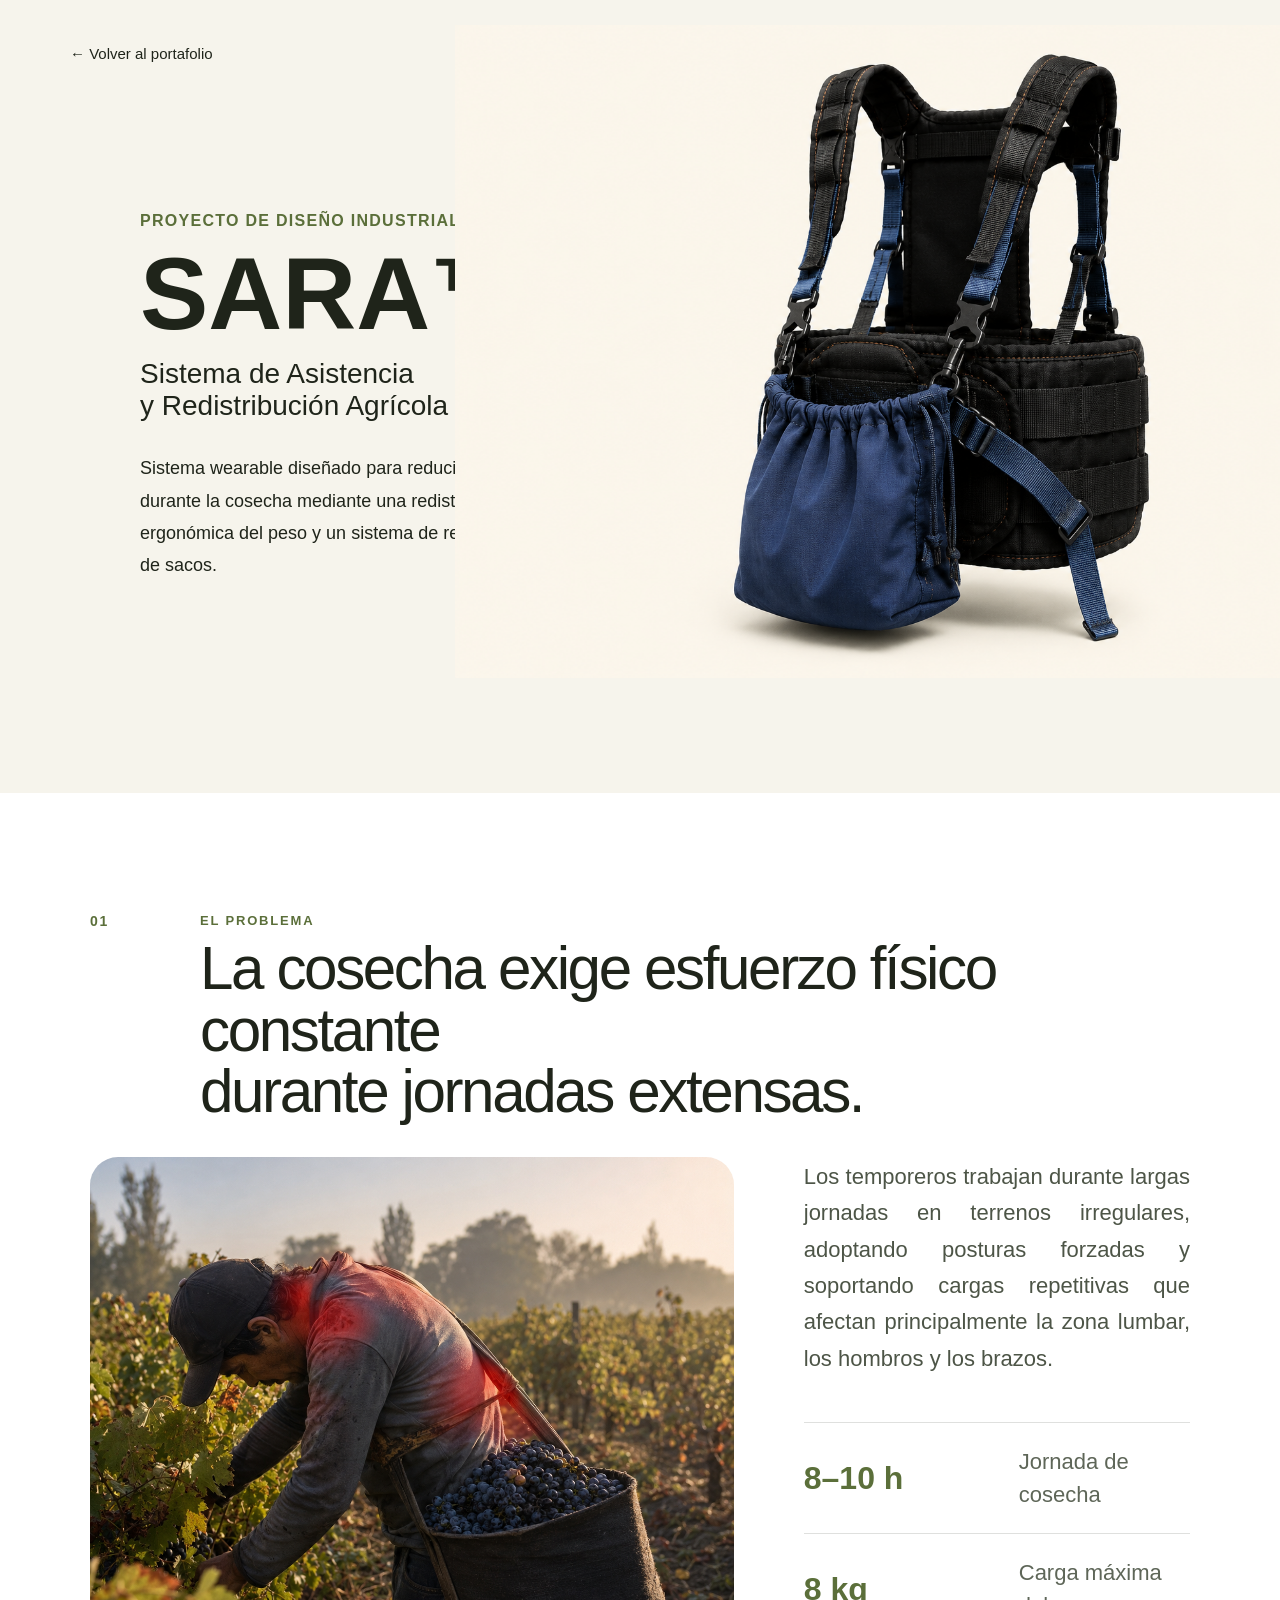
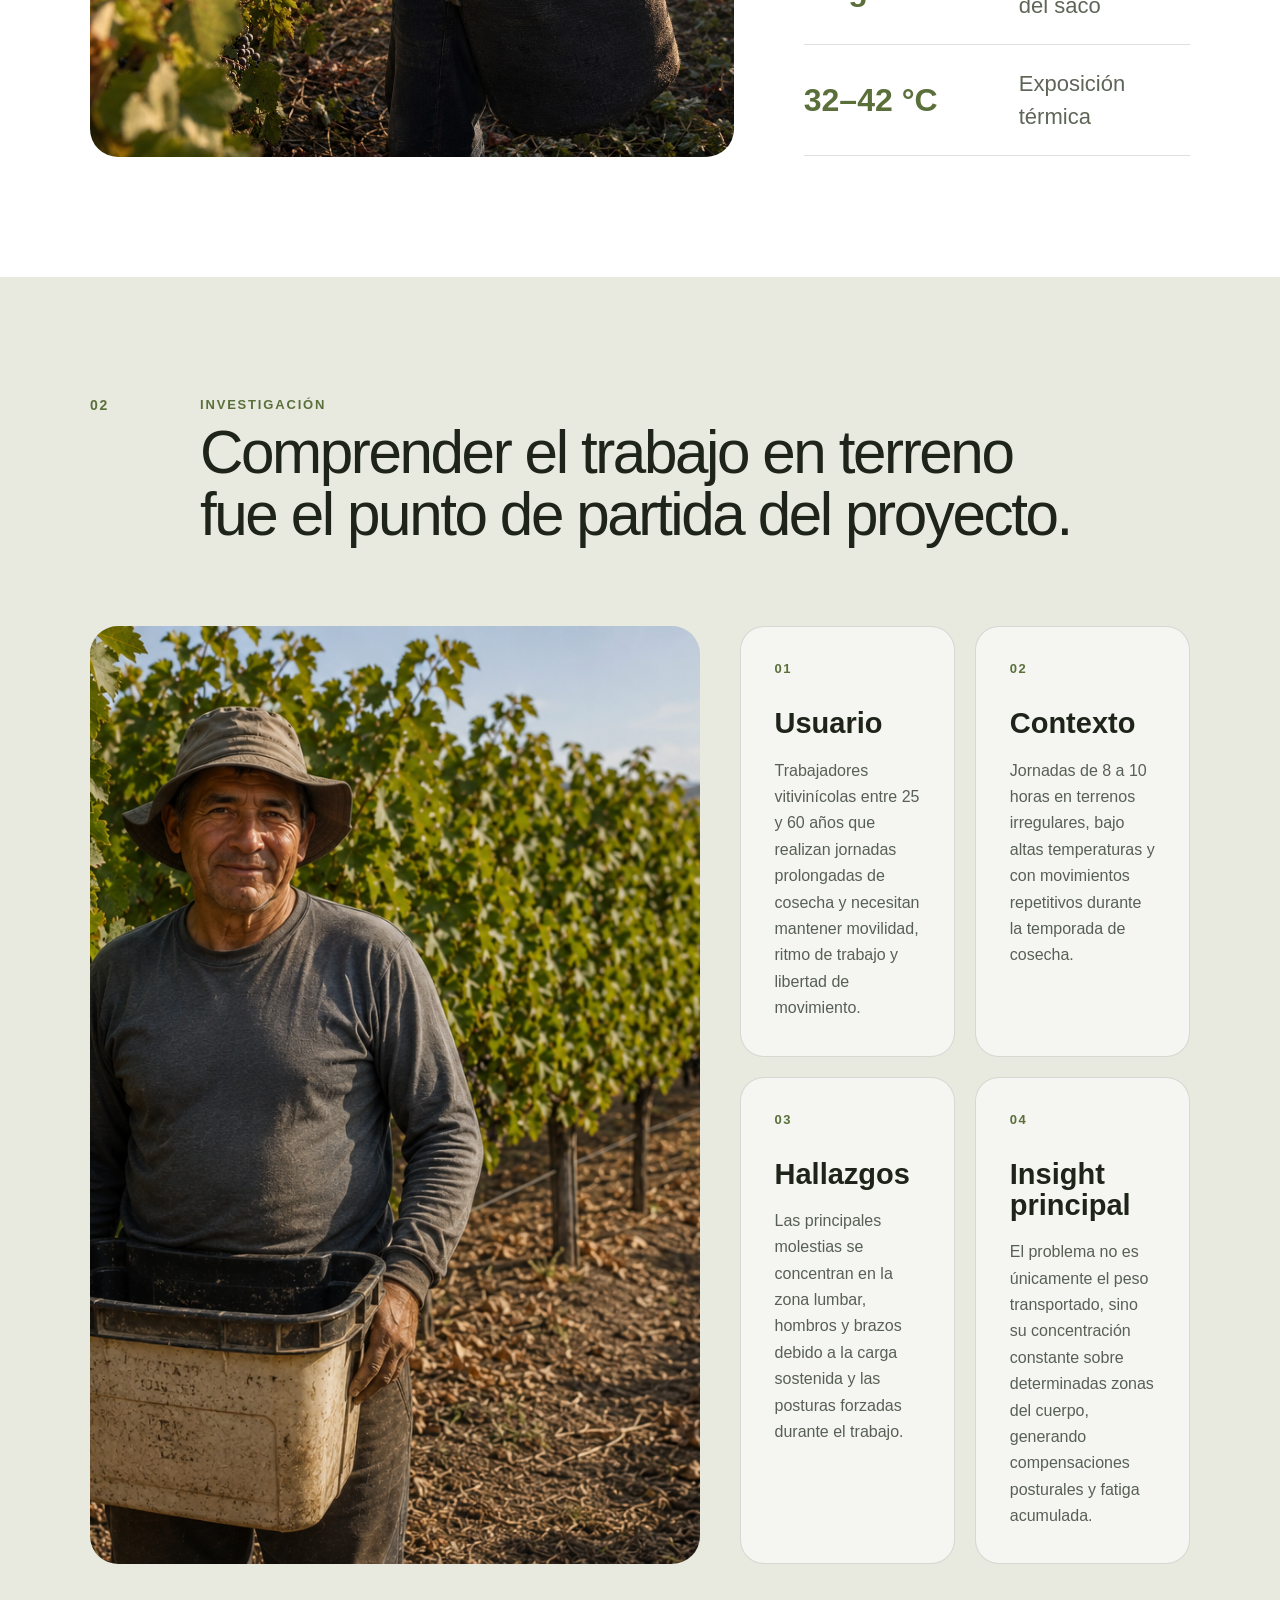
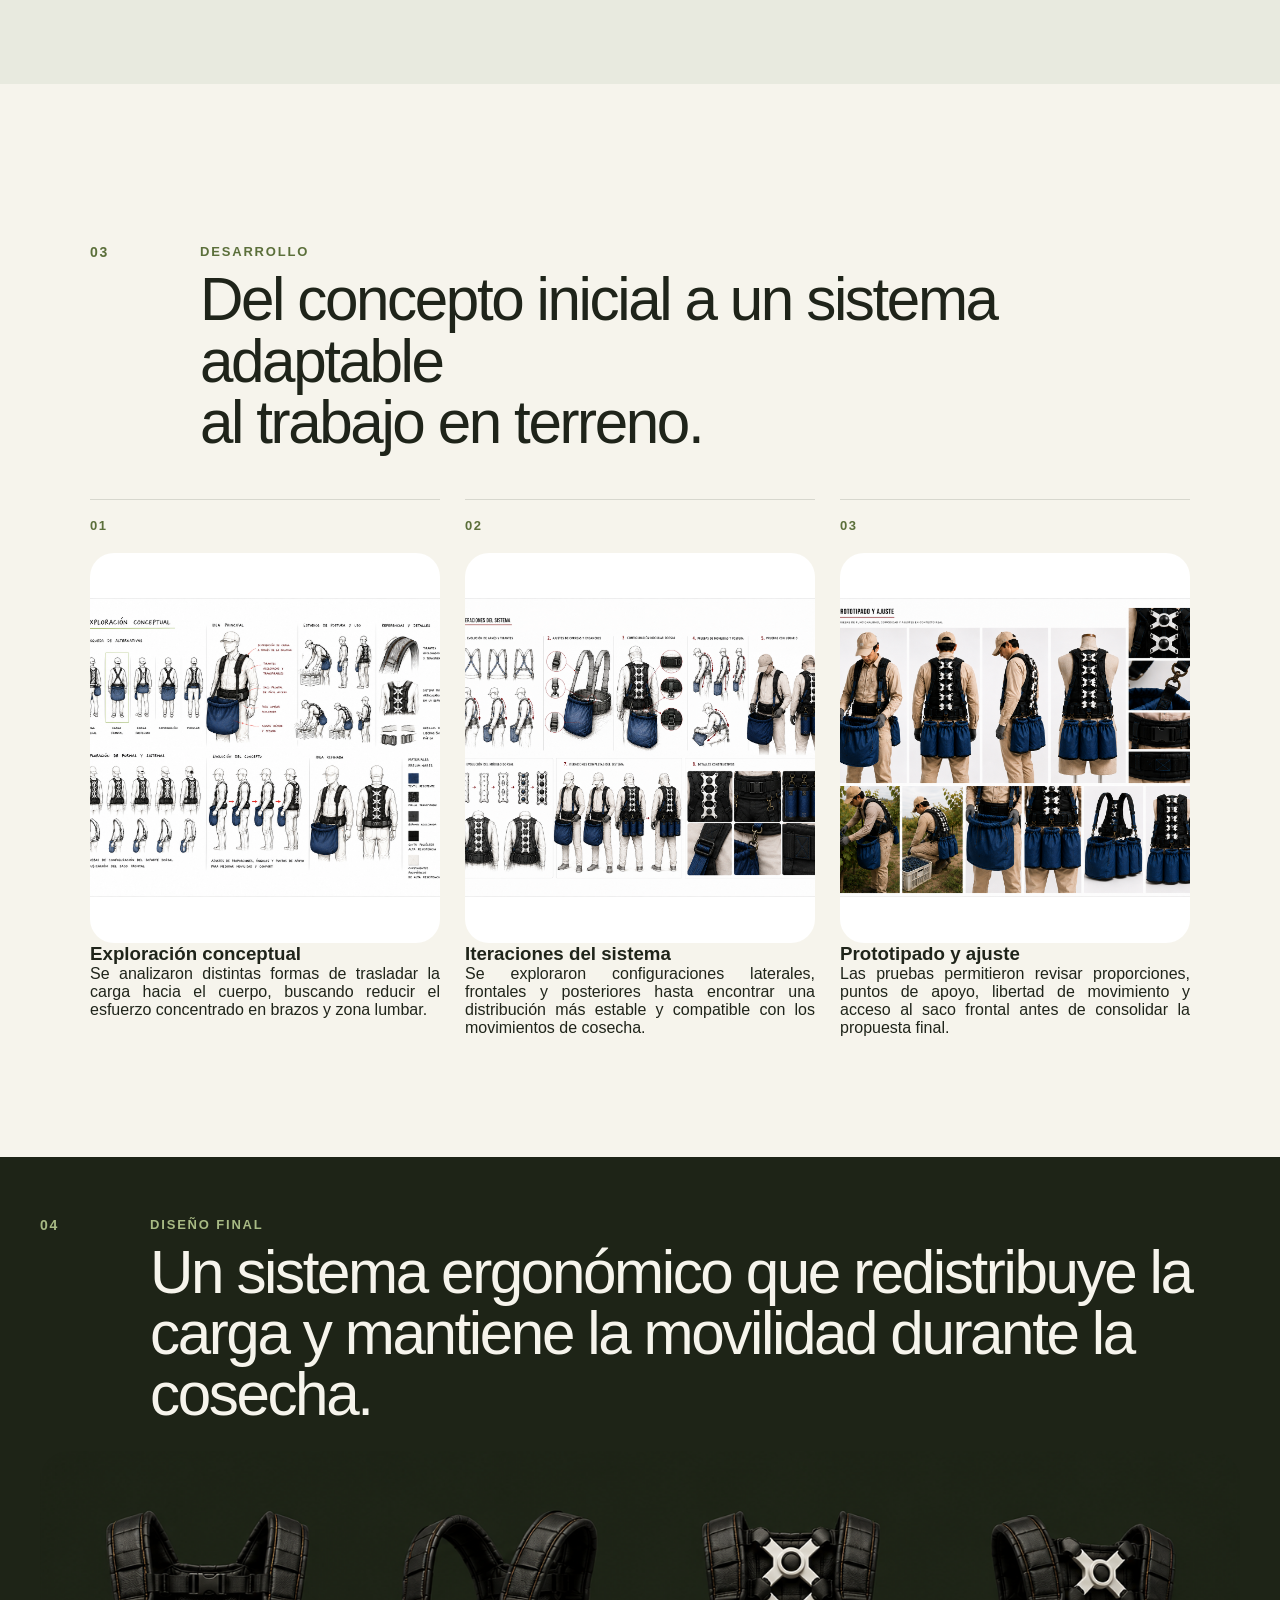
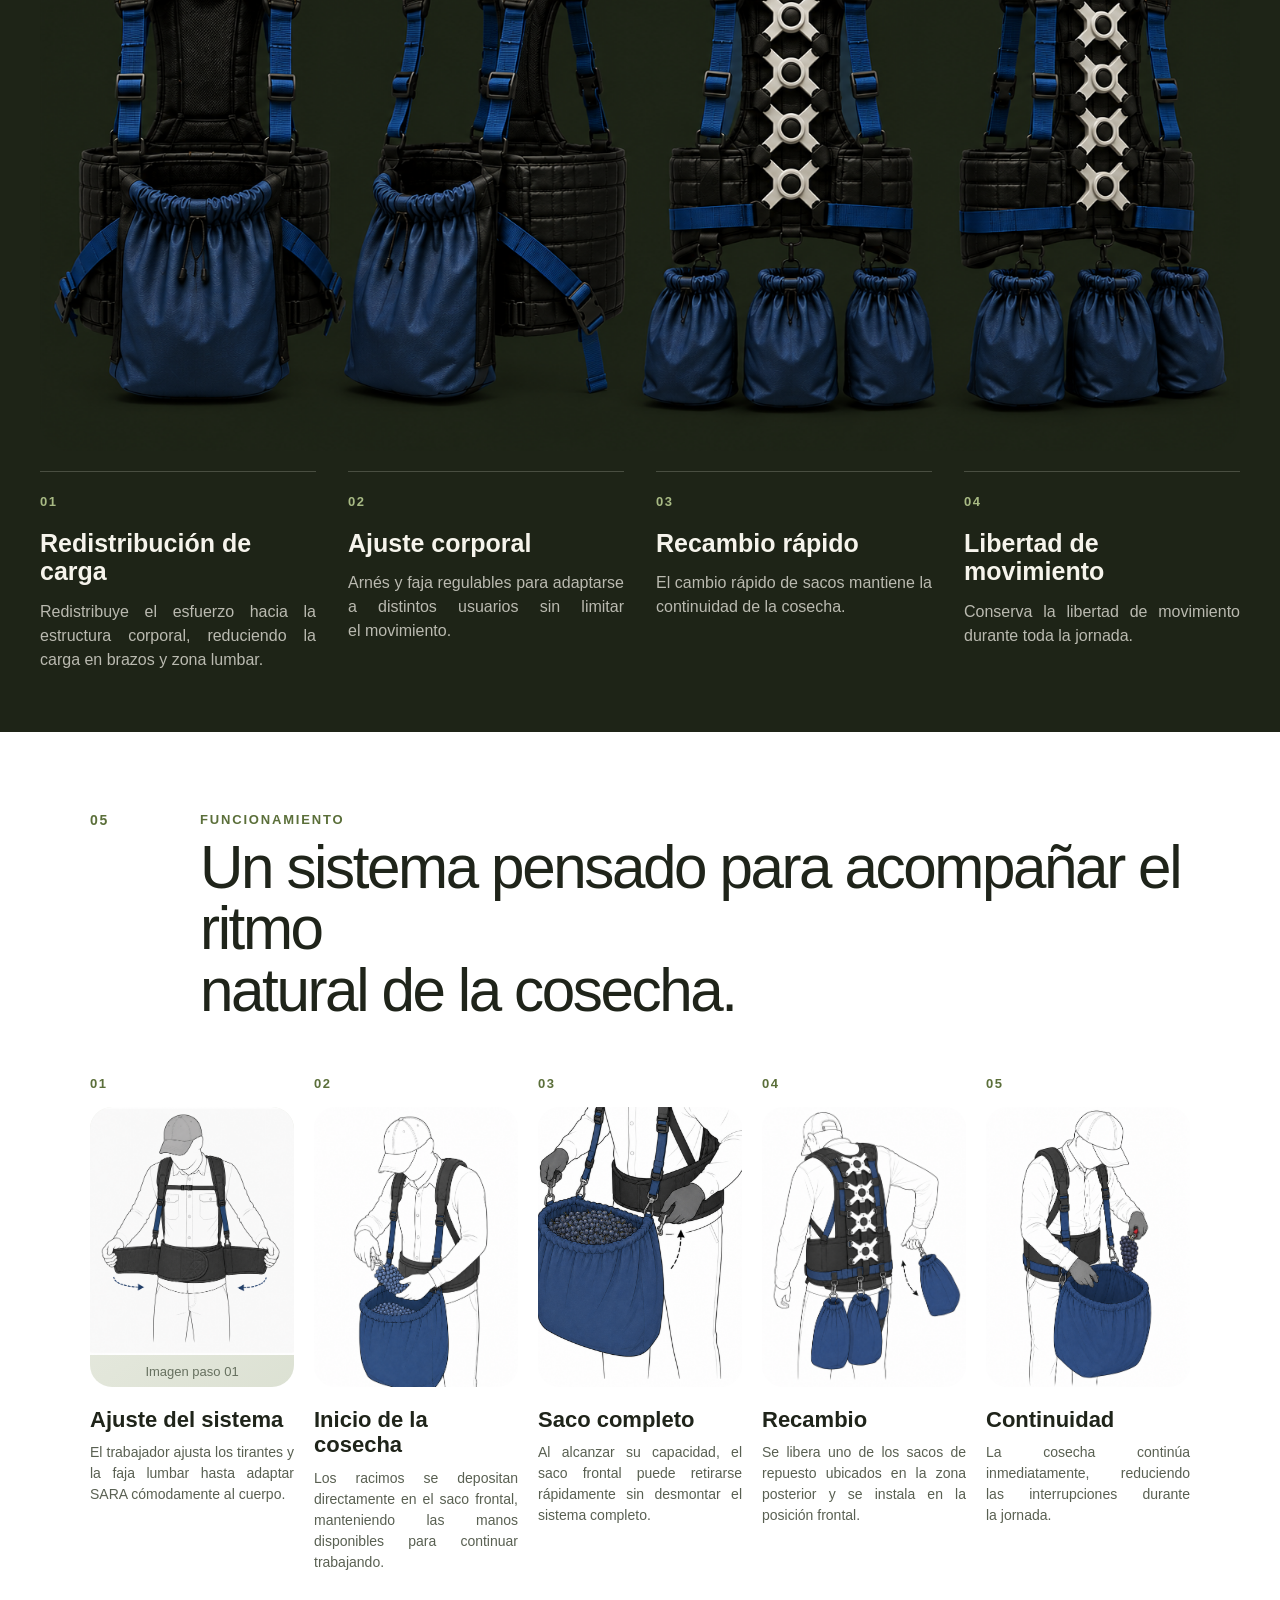
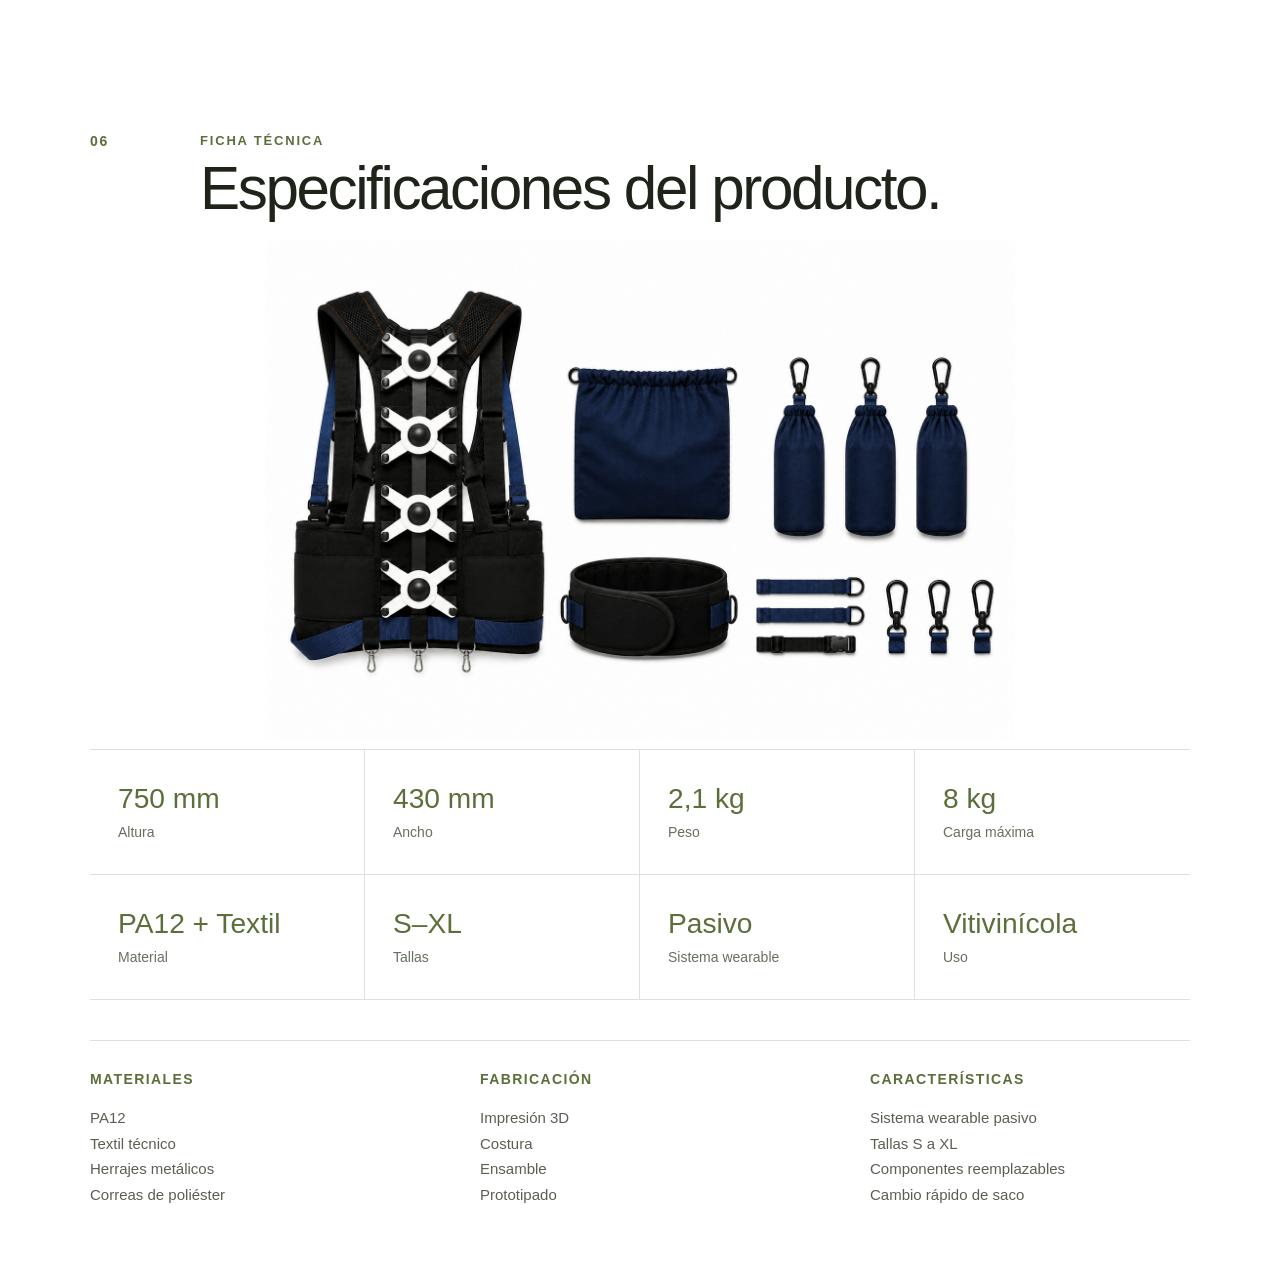
<file: pages/proyecto-sara.html>
<!DOCTYPE html>
<html lang="es">

<head>
    <meta charset="UTF-8">
    <meta name="viewport" content="width=device-width, initial-scale=1.0">

    <title>SARA | Anaís Silva</title>

    <link rel="stylesheet" href="../css/projects/project-base.css">
    <link rel="stylesheet" href="../css/projects/sara.css">
</head>

<body>

    <!-- HERO -->
    <section class="hero">

        <a href="../index.html#portafolio" class="back-button">
            ← Volver al portafolio
        </a>

        <div class="hero-content">

            <span class="hero-category">
                Proyecto de Diseño Industrial
            </span>

            <h1>SARA™</h1>

            <h2>
                Sistema de Asistencia<br>
                y Redistribución Agrícola
            </h2>

            <p>
                Sistema wearable diseñado para reducir la carga física durante la
                cosecha mediante una redistribución ergonómica del peso y un sistema
                de recambio rápido de sacos.
            </p>

        </div>

        <div class="hero-image">

            <img
                src="../img/sara-hero.png"
                alt="Sistema SARA"
            >

        </div>

    </section>


    <!-- 01 · PROBLEMA -->
    <section class="problem-section">

        <div class="problem-heading">

            <span class="section-number">01</span>

            <div>
                <p class="section-label">El problema</p>

                <h2>
                    La cosecha exige esfuerzo físico constante<br>
                    durante jornadas extensas.
                </h2>
            </div>

        </div>

        <div class="problem-grid">

            <div class="problem-image">

                <img
                    src="../img/sara-problema.png"
                    alt="Trabajador realizando cosecha de uva"
                >

            </div>

            <div class="problem-content">

                <p class="problem-intro">
                    Los temporeros trabajan durante largas jornadas en terrenos
                    irregulares, adoptando posturas forzadas y soportando cargas
                    repetitivas que afectan principalmente la zona lumbar,
                    los hombros y los brazos.
                </p>

                <div class="problem-data">

                    <article>
                        <strong>8–10 h</strong>
                        <span>Jornada de cosecha</span>
                    </article>

                    <article>
                        <strong>8 kg</strong>
                        <span>Carga máxima del saco</span>
                    </article>

                    <article>
                        <strong>32–42 °C</strong>
                        <span>Exposición térmica</span>
                    </article>

                </div>

            </div>

        </div>

    </section>


    <!-- 02 · INVESTIGACIÓN -->
    <section class="research-section">

        <div class="research-heading">

            <span class="section-number">02</span>

            <div>

                <p class="section-label">
                    Investigación
                </p>

                <h2>
                    Comprender el trabajo en terreno<br>
                    fue el punto de partida del proyecto.
                </h2>

            </div>

        </div>

        <div class="research-grid">

            <!-- Imagen principal -->
            <div class="research-image">

                <img
                    src="../img/investigacion-trabajador.png"
                    alt="Investigación del contexto de cosecha vitivinícola"
                >

            </div>


            <!-- 4 TARJETAS -->
            <div class="research-findings">

                <article class="finding-card">

                    <span>01</span>

                    <h3>Usuario</h3>

                    <p>
                        Trabajadores vitivinícolas entre 25 y 60 años que realizan
                        jornadas prolongadas de cosecha y necesitan mantener movilidad,
                        ritmo de trabajo y libertad de movimiento.
                    </p>

                </article>


                <article class="finding-card">

                    <span>02</span>

                    <h3>Contexto</h3>

                    <p>
                        Jornadas de 8 a 10 horas en terrenos irregulares, bajo altas
                        temperaturas y con movimientos repetitivos durante la temporada
                        de cosecha.
                    </p>

                </article>


                <article class="finding-card">

                    <span>03</span>

                    <h3>Hallazgos</h3>

                    <p>
                        Las principales molestias se concentran en la zona lumbar,
                        hombros y brazos debido a la carga sostenida y las posturas
                        forzadas durante el trabajo.
                    </p>

                </article>


                <article class="finding-card">

                    <span>04</span>

                    <h3>Insight principal</h3>

                    <p>
                        El problema no es únicamente el peso transportado, sino su
                        concentración constante sobre determinadas zonas del cuerpo,
                        generando compensaciones posturales y fatiga acumulada.
                    </p>

                </article>

            </div>

        </div>

    </section>


    <!-- 03 · DESARROLLO -->
    <section class="process-section">

        <div class="process-heading">

            <span class="section-number">03</span>

            <div>

                <p class="section-label">
                    Desarrollo
                </p>

                <h2>
                    Del concepto inicial a un sistema adaptable<br>
                    al trabajo en terreno.
                </h2>

            </div>

        </div>


        <div class="process-timeline">

            <article class="process-step">

                <span class="process-step-number">
                    01
                </span>

                <div class="process-placeholder">
                    <img src="../img/expl-01.png" alt="Paso 01">
                    <span>Imagen de exploración</span>
                </div>

                <h3>
                    Exploración conceptual
                </h3>

                <p>
                    Se analizaron distintas formas de trasladar la carga hacia el
                    cuerpo, buscando reducir el esfuerzo concentrado en brazos
                    y zona lumbar.
                </p>

            </article>


            <article class="process-step">

                <span class="process-step-number">
                    02
                </span>

                <div class="process-placeholder">
                    <img src="../img/iter-02.png" alt="Paso 01">
                    <span>Imagen de iteración</span>
                </div>

                <h3>
                    Iteraciones del sistema
                </h3>

                <p>
                    Se exploraron configuraciones laterales, frontales y posteriores
                    hasta encontrar una distribución más estable y compatible con
                    los movimientos de cosecha.
                </p>

            </article>


            <article class="process-step">

                <span class="process-step-number">
                    03
                </span>

                <div class="process-placeholder">
                    <img src="../img/prot-03.png" alt="Paso 01">
                    <span>Imagen de prototipo</span>
                </div>

                <h3>
                    Prototipado y ajuste
                </h3>

                <p>
                    Las pruebas permitieron revisar proporciones, puntos de apoyo,
                    libertad de movimiento y acceso al saco frontal antes de
                    consolidar la propuesta final.
                </p>

            </article>

        </div>

    </section>

    <!-- 04 · SOLUCIÓN -->
<section class="solution-section">

    <div class="solution-heading">

        <span class="section-number">04</span>

        <div>
            <p class="section-label">Diseño final</p>

           <h2>
    <span>Un sistema ergonómico que redistribuye la carga</span>
    <span>y mantiene la movilidad durante la cosecha.</span>
</h2>
        </div>

    </div>

   <div class="solution-hero">

    <div class="solution-image">
        <img src="../img/h-r.png" alt="Render principal de SARA">
    </div>

</div>
    

    <div class="solution-details">

        <article>
            <span>01</span>
            <h3>Redistribución de carga</h3>
            <p>
                Redistribuye el esfuerzo hacia la estructura corporal, reduciendo la carga en brazos y zona lumbar.
            </p>
        </article>

        <article>
            <span>02</span>
            <h3>Ajuste corporal</h3>
            <p>
                Arnés y faja regulables para adaptarse a distintos usuarios sin limitar el movimiento.
            </p>
        </article>

        <article>
            <span>03</span>
            <h3>Recambio rápido</h3>
            <p>
                El cambio rápido de sacos mantiene la continuidad de la cosecha.
            </p>
        </article>

        <article>

    <span>04</span>

    <h3>Libertad de movimiento</h3>

    <p>
        Conserva la libertad de movimiento durante toda la jornada.
    </p>

</article>

    </div>

</section>

<!-- 05 · FUNCIONAMIENTO -->
<section class="function-section">

    <div class="function-heading">

        <span class="section-number">05</span>

        <div>
            <p class="section-label">Funcionamiento</p>

            <h2>
                Un sistema pensado para acompañar el ritmo<br>
                natural de la cosecha.
            </h2>
        </div>

    </div>

    <div class="function-grid">

        <article class="function-step">
            <span>01</span>

            <div class="function-placeholder">
                <img src="../img/P-01.png" alt="Paso 01">
                Imagen paso 01
            </div>

            <h3>Ajuste del sistema</h3>

            <p>
                El trabajador ajusta los tirantes y la faja lumbar
                hasta adaptar SARA cómodamente al cuerpo.
            </p>
        </article>

        <article class="function-step">
            <span>02</span>

            <div class="function-placeholder">
                <img src="../img/P-02.png" alt="Paso 02">
                Imagen paso 02
            </div>

            <h3>Inicio de la cosecha</h3>

            <p>
                Los racimos se depositan directamente en el saco frontal,
                manteniendo las manos disponibles para continuar trabajando.
            </p>
        </article>

        <article class="function-step">
            <span>03</span>

            <div class="function-placeholder">
    <img class="paso-03-img" src="../img/P-3.png" alt="Paso 03">
</div>

            <h3>Saco completo</h3>

            <p>
                Al alcanzar su capacidad, el saco frontal puede retirarse
                rápidamente sin desmontar el sistema completo.
            </p>
        </article>

        <article class="function-step">
            <span>04</span>

            <div class="function-placeholder">
                <img src="../img/P-04.png" alt="Paso 04">
            </div>

            <h3>Recambio</h3>

            <p>
                Se libera uno de los sacos de repuesto ubicados en la zona
                posterior y se instala en la posición frontal.
            </p>
        </article>

        <article class="function-step">
            <span>05</span>

            <div class="function-placeholder">
                <img src="../img/P-05.png" alt="Paso 05">
                Imagen paso 05
            </div>

            <h3>Continuidad</h3>

            <p>
                La cosecha continúa inmediatamente, reduciendo las
                interrupciones durante la jornada.
            </p>
        </article>

    </div>

</section>

<!-- 06 · FICHA TÉCNICA -->
<section class="specs-section">

    <div class="specs-heading">

        <span class="section-number">06</span>

        <div>
            <p class="section-label">Ficha técnica</p>

            <h2>
                Especificaciones del producto.
            </h2>
        </div>

    </div>

    <!-- RENDER PRINCIPAL -->
    <div class="specs-render">

        <img
    src="../img/sara-ficha.png"
    alt="Vista isométrica del sistema SARA"
>

    </div>

    <!-- DATOS DEL PRODUCTO -->
    <div class="specs-metrics">

        <div class="spec-metric">
            <strong>750 mm</strong>
            <span>Altura</span>
        </div>

        <div class="spec-metric">
            <strong>430 mm</strong>
            <span>Ancho</span>
        </div>

        <div class="spec-metric">
            <strong>2,1 kg</strong>
            <span>Peso</span>
        </div>

        <div class="spec-metric">
            <strong>8 kg</strong>
            <span>Carga máxima</span>
        </div>

        <div class="spec-metric">
            <strong>PA12 + Textil</strong>
            <span>Material</span>
        </div>

        <div class="spec-metric">
            <strong>S–XL</strong>
            <span>Tallas</span>
        </div>

        <div class="spec-metric">
            <strong>Pasivo</strong>
            <span>Sistema wearable</span>
        </div>

        <div class="spec-metric">
            <strong>Vitivinícola</strong>
            <span>Uso</span>
        </div>

    </div>

    <!-- INFORMACIÓN DEL PROYECTO -->
    <div class="specs-project-info">

    <div>
        <h3>Materiales</h3>
        <p>
            PA12<br>
            Textil técnico<br>
            Herrajes metálicos<br>
            Correas de poliéster
        </p>
    </div>

    <div>
        <h3>Fabricación</h3>
        <p>
            Impresión 3D<br>
            Costura<br>
            Ensamble<br>
            Prototipado
        </p>
    </div>

    <div>
        <h3>Características</h3>
        <p>
            Sistema wearable pasivo<br>
            Tallas S a XL<br>
            Componentes reemplazables<br>
            Cambio rápido de saco
        </p>
    </div>

</div>
</file>
<file: css/projects/project-base.css>
section {
    position: relative;
}

.section-number {
    color: var(--project-accent);
    font-size: 14px;
    font-weight: 600;
    letter-spacing: 0.12em;
}

.section-label {
    color: var(--project-accent);
    font-size: 13px;
    font-weight: 600;
    letter-spacing: 0.14em;
    text-transform: uppercase;
}
</file>
<file: css/projects/sara.css>
:root {
    --primary: #5B6F3A;
    --secondary: #A8BA84;
    --background: #F6F4EC;
    --text: #1F241A;
    --white: #FFFFFF;

    --project-accent: #5B6F3A;
    --project-accent-light: #A8BA84;
    --project-background-soft: #E8EADF;
    --project-border: rgba(31, 36, 26, 0.14);
}

* {
    margin: 0;
    padding: 0;
    box-sizing: border-box;
}

body {
    font-family: Inter, sans-serif;
    background: var(--background);
    color: var(--text);
}


/* ==============================
   HERO
============================== */

.hero {
    min-height: 80vh;

    display: grid;
    grid-template-columns: 1fr 1fr;

    align-items: center;

    gap: 120px;

    padding: 70px 90px;
}

.hero-content{

    padding-left:50px;

}

.back-button {
    position: absolute;

    top: 45px;
    left: 70px;

    text-decoration: none;

    color: var(--text);

    font-size: 15px;
    font-weight: 500;
}

.hero-category {
    display: inline-block;

    margin-bottom: 18px;

    color: var(--primary);

    font-weight: 600;
    letter-spacing: 0.08em;
    text-transform: uppercase;
}

.hero h1 {
    margin-bottom: 18px;

    font-size: clamp(70px, 8vw, 120px);
    line-height: 0.9;
}

.hero h2 {
    margin-bottom: 30px;

    font-size: clamp(28px, 2vw, 42px);
    line-height: 1.15;
    font-weight: 500;
}

.hero p {
    max-width: 480px;

    font-size: 18px;
    line-height: 1.8;
}

.hero-image{
    display:flex;
    justify-content:center;
    align-items:flex-start;
    background:var(--background) ;
    transform:translateY(-45px);
}

.hero-image img {
    width: 200%;
    max-width: 1000px;
    height: auto;
}


/* ==============================
   01 · PROBLEMA
============================== */

.problem-section {
    padding: 120px 90px;

    background: var(--white);
}

.problem-heading{

    display:grid;

    grid-template-columns:70px 1fr;

    gap:40px;

    align-items:start;

}

.problem-heading h2 {
    max-width: none;
    margin-top: 10px;

    font-size: clamp(42px, 4.7vw, 68px);
    font-weight: 500;
    line-height: 1.02;
    letter-spacing: -0.04em;
}

.problem-heading h2 span {
    display: block;
    white-space: nowrap;
}
.problem-grid {
    display: grid;
    grid-template-columns:
        minmax(0, 1.25fr)
        minmax(360px, 0.75fr);

    gap: 70px;

    align-items: center;

    margin-top: 35px;
}

.problem-image {
    height: 600px;

    overflow: hidden;

    border-radius: 28px;

    background: var(--project-background-soft);
}

.problem-image img {
    width: 100%;
    height: 100%;

    display: block;

    object-fit: cover;
}

.problem-content{

    display:flex;

    flex-direction:column;

    justify-content:center;

    gap:45px;

}

.problem-intro {
    color: #4D5547;
 text-align: justify;
    font-size: 22px;
    line-height: 1.65;
}

.problem-data {
    display: grid;

    border-top: 1px solid var(--project-border);
}

.problem-data article {
    display: grid;
    grid-template-columns: 190px 1fr;
    gap: 25px;

    align-items: center;

    min-height: 110px;

    padding: 22px 0;

    border-bottom: 1px solid var(--project-border);
}

.problem-data strong {
    color: var(--primary);

    font-size: clamp(30px, 2.5vw, 45px);
    font-weight: 600;
    line-height: 1;

    white-space: nowrap;
}

.problem-data span{

    font-size:22px;

    color:#5E6658;

    line-height:1.5;

}


/* ==============================
   02 · INVESTIGACIÓN
============================== */

.research-section {
    padding: 120px 90px;

    background: var(--project-background-soft);
}

.research-heading {
    display: grid;

    grid-template-columns: 70px 1fr;

    gap: 40px;

    align-items: start;
}

.research-heading h2 {
    max-width: none;

    margin-top: 10px;

    font-size: clamp(42px, 4.7vw, 68px);
    font-weight: 500;
    line-height: 1.03;
    letter-spacing: -0.04em;
}

.research-grid {
    display: grid;
    grid-template-columns:
        minmax(0, 1.15fr)
        minmax(0, 0.85fr);

    gap: 40px;

    align-items: stretch;

    margin-top: 80px;
}


/* IMAGEN IZQUIERDA */

.research-image {
    min-height: 650px;

    overflow: hidden;

    border-radius: 28px;

    background: var(--background);
}

.research-image img {
    width: 100%;
    height: 100%;

    display: block;

    object-fit: cover;
}


/* 4 TARJETAS DERECHA */

.research-findings {
    display: grid;
    grid-template-columns: repeat(2, minmax(0, 1fr));

    gap: 20px;
}

.finding-card {
    min-height: 300px;

    display: flex;
    flex-direction: column;

    padding: 34px;

    border: 1px solid var(--project-border);
    border-radius: 24px;

    background: rgba(255, 255, 255, 0.55);
}

.finding-card > span {
    color: var(--primary);

    font-size: 13px;
    font-weight: 600;
    letter-spacing: 0.12em;
}

.finding-card h3 {
    margin-top: 32px;
    margin-bottom: 18px;

    color: var(--text);

    font-size: 29px;
    font-weight: 600;
    line-height: 1.08;
}

.finding-card p {
    color: #586056;

    font-size: 16px;
    line-height: 1.65;
}

/* ==============================
   03 · DESARROLLO
============================== */

.process-section {
    padding: 160px 90px 120px;

    background: var(--background);
}

.process-heading{

    display:grid;

    grid-template-columns:70px 1fr;

    gap:40px;

    align-items:start;

}

.process-heading h2{

    max-width:none;

    margin-top:10px;

    font-size:clamp(42px, 4.7vw, 68px);
    font-weight:500;
    line-height:1.02;
    letter-spacing:-0.04em;

}


.process-timeline {
    display: grid;
    grid-template-columns: repeat(3, minmax(0, 1fr));

    gap: 25px;

    margin-top: 45px;
}

.process-step {
    position: relative;

    padding-top: 18px;

    border-top: 1px solid var(--project-border);
}

.process-step-number {
    display: block;

    margin-bottom: 20px;

    color: var(--primary);

    font-size: 13px;
    font-weight: 600;
    letter-spacing: 0.12em;
}

.process-step p {
    text-align: justify;
    text-justify: inter-word;
}

.process-placeholder {
    height: 390px;

    display: flex;
    align-items: center;
    justify-content: center;

    overflow: hidden;

    border-radius: 24px;

    background: #FFFFFF;

    color: #6B7462;

    font-size: 14px;
}


/* IMÁGENES DEL PROCESO */

.process-placeholder img {
    width: 108%;
    height: 108%;

    display: block;

    object-fit: contain;
    object-position: center;
}


/* Oculta el texto placeholder cuando ya existe una imagen */

.process-placeholder img + span {
    display: none;
}

/* ==============================
   RESPONSIVE
============================== */

@media (max-width: 1100px) {

    .hero {
        grid-template-columns: 1fr;

        gap: 50px;

        padding: 100px 50px 70px;
    }

    .hero-image img {
        max-width: 600px;
    }

    .problem-section,
    .research-section,
    .process-section {
        padding: 120px 50px 100px;
    }

    .problem-grid,
    .research-grid {
        grid-template-columns: 1fr;
    }

    .research-image {
        min-height: 520px;
    }

    .process-timeline {
        grid-template-columns: 1fr;
    }
}


@media (max-width: 700px) {

    .hero {
        padding: 110px 24px 60px;
    }

    .back-button {
        top: 28px;
        left: 24px;
    }

    .problem-section,
    .research-section,
    .process-section {
        padding: 100px 24px 80px;
    }

    .problem-heading,
    .research-heading,
    .process-heading {
        grid-template-columns: 1fr;

        gap: 12px;
    }

    .problem-grid,
    .research-grid {
        margin-top: 50px;
    }

    .research-findings {
        grid-template-columns: 1fr;
    }

    .problem-image,
    .research-image {
        min-height: 420px;
        height: 420px;
    }

    .problem-data article {
        grid-template-columns: 100px 1fr;
    }

    .process-placeholder {
        height: 320px;
    }
}

/* ==============================
   04 · SOLUCIÓN
============================== */

.solution-section {
    padding: 60px 40px;
    background: #1e2417;
    color: #F6F4EC;
}

.solution-heading {
    display: grid;
    grid-template-columns: 70px minmax(0, 2000px);

    gap: 40px;

    align-items: start;
}

.solution-section .section-number,
.solution-section .section-label {
    color: var(--secondary);
}

.solution-heading h2 {
    max-width: none;

    margin-top: 10px;

    font-size: clamp(42px, 4.7vw, 75px);
    font-weight: 500;
    line-height: 1.02;
    letter-spacing: -0.04em;
}

/* ==============================
   IMAGEN PRINCIPAL
============================== */

.solution-hero {
    margin-top: 25px;
}

.solution-image {
    height: 600px;

    display: flex;
    justify-content: center;
    align-items: center;

    overflow: hidden;

    border-radius: 30px;

    background: #24301C;
}

.solution-image img {
    width: 100%;
    height: 100%;

    object-fit: cover;
    object-position: center;

    display: block;
}

/* ==============================
   CARACTERÍSTICAS
============================== */

.solution-details {
    display: grid;
    grid-template-columns: repeat(4, minmax(0, 1fr));

    gap: 32px;

    margin-top: 20px;
}

.solution-details article {
    padding-top: 22px;

    border-top: 1px solid rgba(246, 244, 236, 0.20);
}

.solution-details article > span {
    display: block;

    margin-bottom: 20px;

    color: var(--secondary);

    font-size: 13px;
    font-weight: 600;
    letter-spacing: 0.12em;
}

.solution-details h3 {
    margin-bottom: 14px;

    font-size: 25px;
    font-weight: 600;
    line-height: 1.15;

    color: #F6F4EC;
}

.solution-details p {
    color: rgba(246, 244, 236, 0.72);

    font-size: 16px;
    line-height: 1.5;

    text-align: justify;
    text-wrap: pretty;
}

/* ==============================
   RESPONSIVE
============================== */

@media (max-width: 1100px) {

    .solution-section {
        padding: 60px 30px;
    }

    .solution-details {
        grid-template-columns: repeat(2, 1fr);
    }

    .solution-image {
        height: 460px;
    }
}

@media (max-width: 700px) {

    .solution-section {
        padding: 50px 20px;
    }

    .solution-heading {
        grid-template-columns: 1fr;
        gap: 12px;
    }

    .solution-image {
        height: 340px;
        border-radius: 20px;
    }

    .solution-details {
        grid-template-columns: 1fr;
        gap: 24px;
    }

}

/* ==============================
   05 · FUNCIONAMIENTO
============================== */

.function-section {
    padding: 80px 90px;

    background: var(--white);
}


/* TÍTULO */

.function-heading {
    display: grid;
    grid-template-columns: 70px minmax(0, 1500px);

    gap: 40px;

    align-items: start;
}

.function-heading h2 {
    max-width: none;

    margin-top: 10px;

    font-size: clamp(42px, 4.7vw, 65px);
    font-weight: 500;
    line-height: 1.02;
    letter-spacing: -0.04em;
}


/* 5 PASOS */

.function-grid {
    display: grid;
    grid-template-columns: repeat(5, minmax(0, 1fr));

    gap: 20px;

    margin-top: 55px;
}

.function-step {
    display: flex;
    flex-direction: column;

    min-width: 0;
}


/* NÚMERO */

.function-step > span {
    display: block;

    margin-bottom: 16px;

    color: var(--primary);

    font-size: 13px;
    font-weight: 600;
    letter-spacing: 0.12em;
}


/* IMAGEN */

.function-placeholder {
    height: 280px;

    display: grid;
    place-items: center;

    overflow: hidden;

    border-radius: 22px;

    background:
        linear-gradient(
            145deg,
            #EEF0E8,
            #DCE1D3
        );

    color: #66705F;

    font-size: 13px;
}

.function-placeholder img {
    width: 100%;
    height: 100%;

    object-fit: cover;

    display: block;
}


/* TÍTULO DE CADA PASO */

.function-step h3 {
    margin: 20px 0 10px;

    font-size: 22px;
    font-weight: 600;
    line-height: 1.15;
}


/* DESCRIPCIÓN */

.function-step p {
    margin: 0;

    color: #596052;

    font-size: 14px;
    line-height: 1.5;

    text-align: justify;
    text-wrap: pretty;
}


/* ==============================
   RESPONSIVE FUNCIONAMIENTO
============================== */

@media (max-width: 1200px) {

    .function-section {
        padding: 80px 50px;
    }

    .function-grid {
        grid-template-columns: repeat(2, minmax(0, 1fr));

        gap: 35px 22px;
    }

    .function-placeholder {
        height: 340px;
    }

}


@media (max-width: 700px) {

    .function-section {
        padding: 70px 24px;
    }

    .function-heading {
        grid-template-columns: 1fr;

        gap: 12px;
    }

    .function-heading h2 {
        margin-top: 6px;

        font-size: clamp(38px, 11vw, 56px);
    }

    .function-grid {
        grid-template-columns: 1fr;

        margin-top: 45px;

        gap: 40px;
    }

    .function-placeholder {
        height: 360px;
    }

}

/* ==============================
   06 · FICHA TÉCNICA
============================== */

.specs-section {
    padding: 80px 90px 65px;

    background: #FFFFFF;
    color: var(--text);
}


/* ==============================
   ENCABEZADO
============================== */

.specs-heading {
    display: grid;
    grid-template-columns: 70px minmax(0, 1500px);

    gap: 40px;

    align-items: start;
}

.specs-heading h2 {
    max-width: none;

    margin-top: 10px;

    font-size: clamp(42px, 4.7vw, 68px);
    font-weight: 500;

    line-height: 1.02;
    letter-spacing: -0.04em;
}


/* ==============================
   RENDER / DESPIECE
============================== */

.specs-render {
    height: 500px;

    display: flex;
    align-items: center;
    justify-content: center;

    margin-top: 20px;

    overflow: hidden;
}

.specs-render img {
    width: 100%;
    height: 100%;

    max-width: 1250px;

    display: block;

    object-fit: contain;
    object-position: center;
}


/* ==============================
   MÉTRICAS
============================== */

.specs-metrics {
    display: grid;
    grid-template-columns: repeat(4, minmax(0, 1fr));

    margin-top: 10px;

    border-top: 1px solid var(--project-border);
}

.spec-metric {
    min-height: 125px;

    display: flex;
    flex-direction: column;
    justify-content: center;

    padding: 22px 28px;

    border-bottom: 1px solid var(--project-border);
}


/* líneas verticales */

.spec-metric:nth-child(1),
.spec-metric:nth-child(2),
.spec-metric:nth-child(3),
.spec-metric:nth-child(5),
.spec-metric:nth-child(6),
.spec-metric:nth-child(7) {
    border-right: 1px solid var(--project-border);
}


/* valor principal */

.spec-metric strong {
    color: var(--primary);

    font-size: clamp(28px, 2.2vw, 38px);
    font-weight: 500;

    line-height: 1.05;
}


/* nombre de la métrica */

.spec-metric span {
    margin-top: 10px;

    color: #66705F;

    font-size: 14px;
    font-weight: 500;
}


/* ==============================
   INFORMACIÓN DEL PRODUCTO
============================== */

.specs-project-info {
    display: grid;
    grid-template-columns: repeat(3, minmax(0, 1fr));

    gap: 70px;

    margin-top: 40px;
    padding-top: 30px;

    border-top: 1px solid var(--project-border);
}

.specs-project-info h3 {
    margin: 0 0 18px;

    color: var(--primary);

    font-size: 14px;
    font-weight: 600;

    letter-spacing: 0.10em;
    text-transform: uppercase;
}

.specs-project-info p {
    margin: 0;

    color: #596052;

    font-size: 15px;
    line-height: 1.7;
}


/* ==============================
   RESPONSIVE
============================== */

@media (max-width: 1100px) {

    .specs-section {
        padding: 80px 50px 65px;
    }

    .specs-render {
        height: 420px;
    }

    .specs-render img {
        max-width: 1000px;
    }

    .specs-metrics {
        grid-template-columns: repeat(2, minmax(0, 1fr));
    }

    .spec-metric {
        border-right: 0;
    }

    .spec-metric:nth-child(odd) {
        border-right: 1px solid var(--project-border);
    }

    .specs-project-info {
        gap: 40px;
    }

}


@media (max-width: 700px) {

    .specs-section {
        padding: 65px 24px 55px;
    }

    .specs-heading {
        grid-template-columns: 1fr;

        gap: 12px;
    }

    .specs-heading h2 {
        margin-top: 6px;

        font-size: clamp(38px, 11vw, 56px);
    }

    .specs-render {
        height: 300px;

        margin-top: 25px;
    }

    .specs-render img {
        max-width: 100%;
    }

    .specs-metrics {
        grid-template-columns: 1fr;

        margin-top: 10px;
    }

    .spec-metric,
    .spec-metric:nth-child(odd) {
        border-right: 0;
    }

    .specs-project-info {
        grid-template-columns: 1fr;

        gap: 32px;

        margin-top: 35px;
        padding-top: 28px;
    }

}


/* ==============================
   HERO
============================== */

.hero {
    overflow: hidden;
}
</file>
